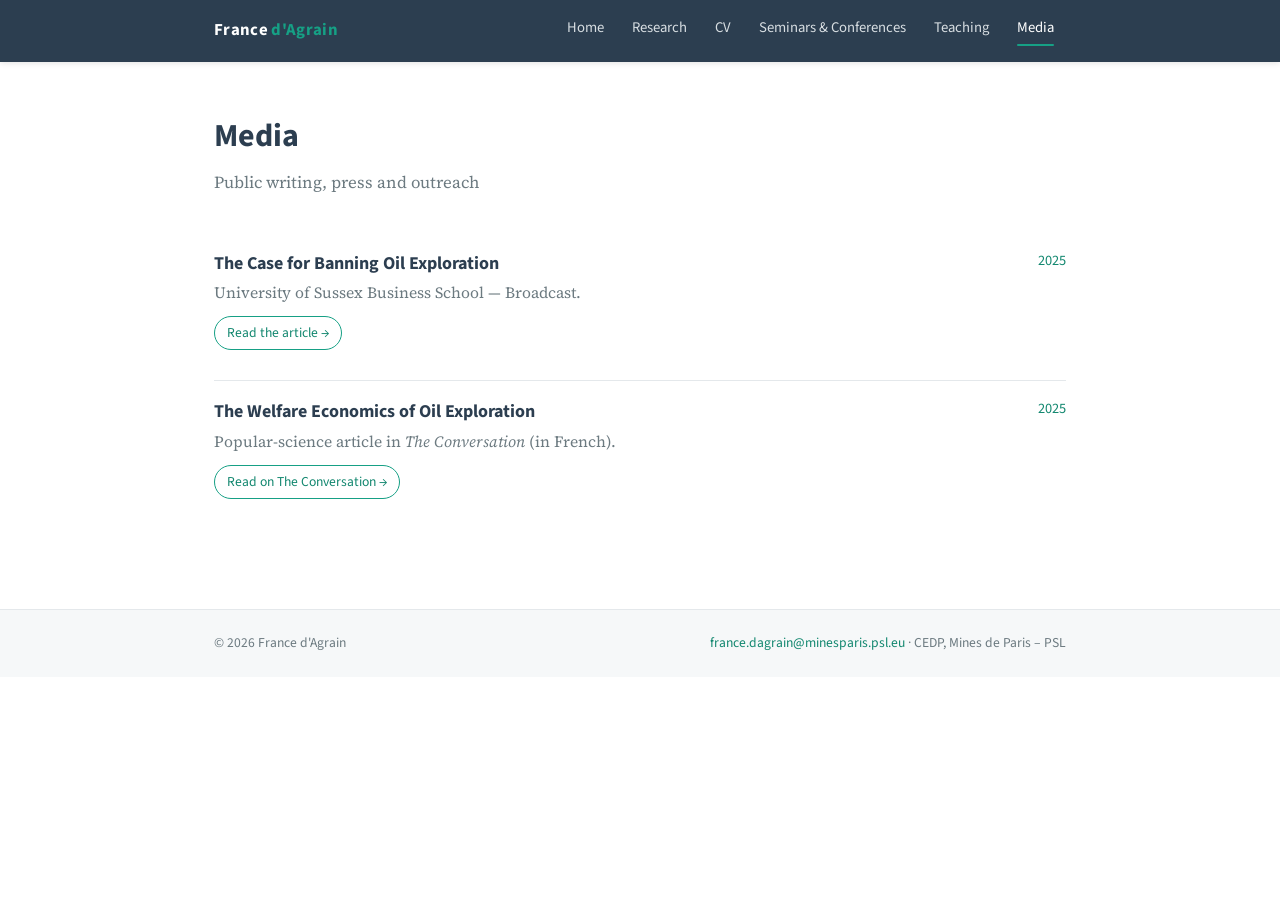
<file: media.html>
<!DOCTYPE html>
<html lang="en">
<head>
  <meta charset="UTF-8" />
  <meta name="viewport" content="width=device-width, initial-scale=1.0" />
  <title>Media — France d'Agrain</title>
  <meta name="description" content="Media coverage and public writing by France d'Agrain." />
  <link rel="preconnect" href="https://fonts.googleapis.com" />
  <link rel="preconnect" href="https://fonts.gstatic.com" crossorigin />
  <link href="https://fonts.googleapis.com/css2?family=Source+Sans+3:wght@400;600;700&family=Source+Serif+4:opsz,wght@8..60,400;8..60,600&display=swap" rel="stylesheet" />
  <link rel="stylesheet" href="assets/style.css" />
</head>
<body>
  <header class="site-header">
    <nav class="nav">
      <a class="nav__brand" href="index.html">France <span>d'Agrain</span></a>
      <div class="nav__links">
        <a href="index.html">Home</a>
        <a href="research.html">Research</a>
        <a href="cv.html">CV</a>
        <a href="seminars.html">Seminars &amp; Conferences</a>
        <a href="teaching.html">Teaching</a>
        <a href="media.html" class="active">Media</a>
      </div>
    </nav>
  </header>

  <main>
    <h1 class="page-title">Media</h1>
    <p class="page-subtitle">Public writing, press and outreach</p>

    <div class="entry">
      <div class="entry__head">
        <p class="entry__title">The Case for Banning Oil Exploration</p>
        <span class="entry__date">2025</span>
      </div>
      <p class="entry__place">University of Sussex Business School — Broadcast.</p>
      <div class="paper__links" style="margin-top:10px;">
        <a href="https://www.sussex.ac.uk/broadcast/read/70892" target="_blank" rel="noopener">Read the article &rarr;</a>
      </div>
    </div>

    <div class="entry">
      <div class="entry__head">
        <p class="entry__title">The Welfare Economics of Oil Exploration</p>
        <span class="entry__date">2025</span>
      </div>
      <p class="entry__place">Popular-science article in <em>The Conversation</em> (in French).</p>
      <div class="paper__links" style="margin-top:10px;">
        <a href="https://theconversation.com/pourquoi-lexpansion-petroliere-au-venezuela-et-ailleurs-est-un-non-sens-climatique-et-economique-274581" target="_blank" rel="noopener">Read on The Conversation &rarr;</a>
      </div>
    </div>

  </main>

  <footer class="site-footer">
    <div class="wrap">
      <span>© 2026 France d'Agrain</span>
      <span><a href="mailto:france.dagrain@minesparis.psl.eu">france.dagrain@minesparis.psl.eu</a> · CEDP, Mines de Paris – PSL</span>
    </div>
  </footer>
</body>
</html>
</file>
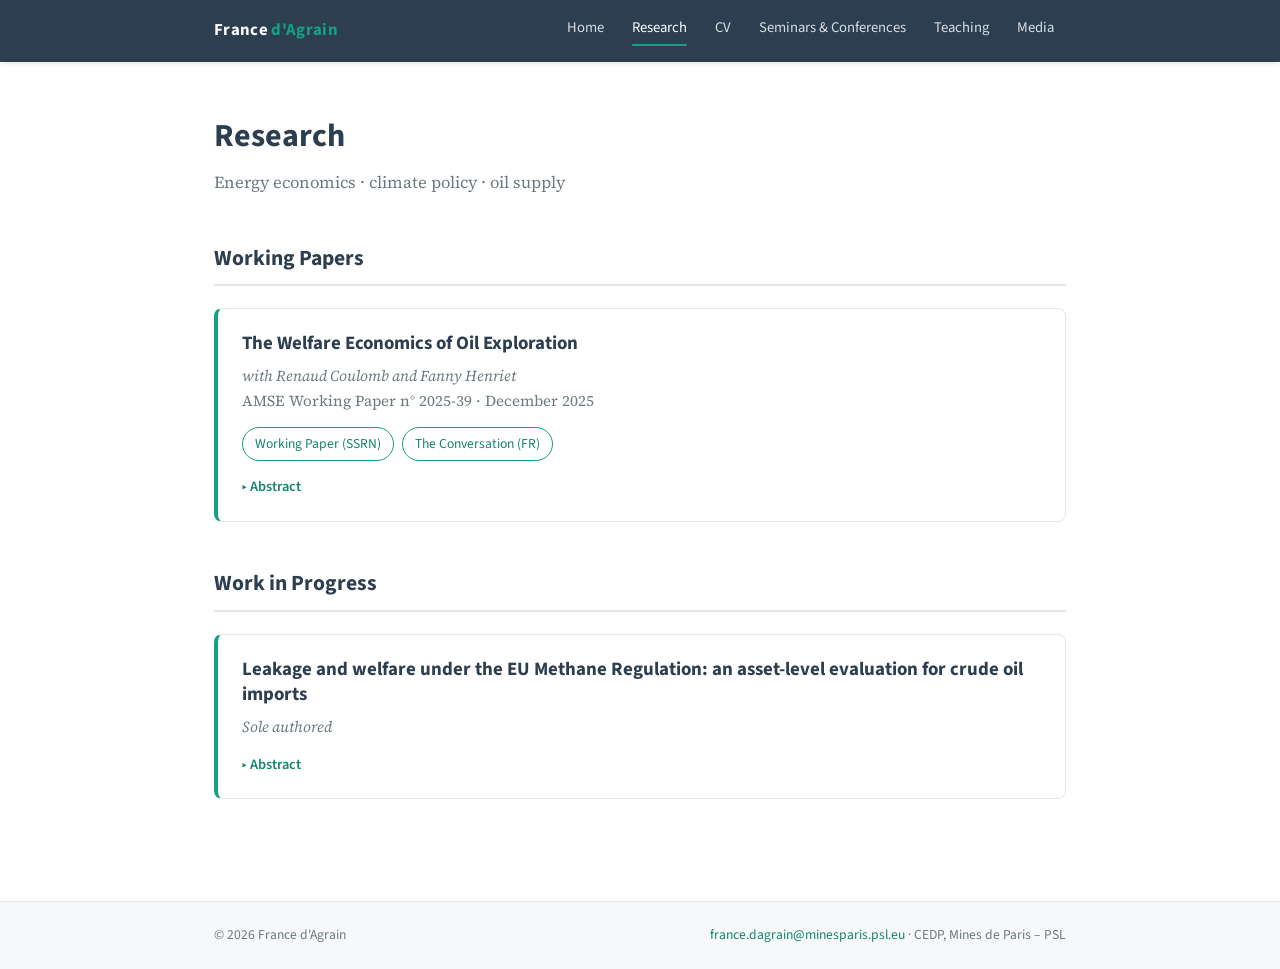
<file: research.html>
<!DOCTYPE html>
<html lang="en">
<head>
  <meta charset="UTF-8" />
  <meta name="viewport" content="width=device-width, initial-scale=1.0" />
  <title>Research — France d'Agrain</title>
  <meta name="description" content="Working papers and work in progress by France d'Agrain on oil supply, exploration and climate policy." />
  <link rel="preconnect" href="https://fonts.googleapis.com" />
  <link rel="preconnect" href="https://fonts.gstatic.com" crossorigin />
  <link href="https://fonts.googleapis.com/css2?family=Source+Sans+3:wght@400;600;700&family=Source+Serif+4:opsz,wght@8..60,400;8..60,600&display=swap" rel="stylesheet" />
  <link rel="stylesheet" href="assets/style.css" />
</head>
<body>
  <header class="site-header">
    <nav class="nav">
      <a class="nav__brand" href="index.html">France <span>d'Agrain</span></a>
      <div class="nav__links">
        <a href="index.html">Home</a>
        <a href="research.html" class="active">Research</a>
        <a href="cv.html">CV</a>
        <a href="seminars.html">Seminars &amp; Conferences</a>
        <a href="teaching.html">Teaching</a>
        <a href="media.html">Media</a>
      </div>
    </nav>
  </header>

  <main>
    <h1 class="page-title">Research</h1>
    <p class="page-subtitle">Energy economics · climate policy · oil supply</p>

    <h2>Working Papers</h2>

    <article class="paper">
      <p class="paper__title">The Welfare Economics of Oil Exploration</p>
      <p class="paper__meta">
        <span class="authors">with Renaud Coulomb and Fanny Henriet</span><br />
        AMSE Working Paper n° 2025-39 · December 2025
      </p>
      <div class="paper__links">
        <a href="https://papers.ssrn.com/sol3/papers.cfm?abstract_id=5942094" target="_blank" rel="noopener">Working Paper (SSRN)</a>
        <a href="https://theconversation.com/pourquoi-lexpansion-petroliere-au-venezuela-et-ailleurs-est-un-non-sens-climatique-et-economique-274581" target="_blank" rel="noopener">The Conversation (FR)</a>
      </div>
      <details>
        <summary class="abstract-toggle">Abstract</summary>
        <p class="abstract">
          <span class="label">Abstract.</span>
          Despite growing calls to phase it out, oil exploration persists, often justified
          by the natural decline of existing fields and potential efficiency gains from
          discoveries. This paper quantifies the global welfare and environmental impacts
          of restricting oil exploration. We develop a global dynamic model calibrated to a
          granular dataset of 14,637 proven oil fields, accounting for heterogeneity in
          private extraction costs, capacity constraints, life-cycle carbon intensities of
          oil barrels, along with exploration dynamics and basin-specific estimates of
          yet-to-find resources. We find that exploration restrictions are an effective
          second-best climate policy. In the absence of a global carbon tax, a universal ban
          increases global welfare by $12.5 trillion due to lower social costs of oil
          production and use, assuming a social cost of carbon of $200 per tonne of CO₂
          equivalent. A partial ban by OECD and BRICS countries alone captures 66&nbsp;percent
          of these gains. Under optimal carbon pricing, however, a global ban yields a modest
          $0.3&nbsp;trillion welfare loss, as it precludes access to lower social cost deposits
          and prevents the easing of short-run capacity constraints.
        </p>
      </details>
    </article>

    <h2>Work in Progress</h2>

    <article class="paper">
      <p class="paper__title">
        Leakage and welfare under the EU Methane Regulation: an asset-level evaluation
        for crude oil imports
      </p>
      <p class="paper__meta">
        <span class="authors">Sole authored</span>
      </p>
      <details>
        <summary class="abstract-toggle">Abstract</summary>
        <p class="abstract">
          <span class="label">Abstract.</span>
          Unilateral environmental policy on a tradable commodity raises the classic concern
          that emissions are displaced rather than eliminated. From 2030, EU Regulation
          2024/1787 will exclude crude oil imports above a maximum methane-intensity
          threshold, a binary, partial-coverage standard imposed on a globally fungible
          commodity. Using an asset-level model of global oil trade calibrated to over 14,000
          deposits, with endogenous abatement and route-specific transport, I find that the
          standard cleans the EU import basket but has little effect on the atmosphere,
          because the methane it could remove leaks back almost entirely, at a rate near 0.98.
          A Shapley decomposition splits this leakage into two channels of similar size: crude
          rerouted to unregulated buyers, and high-methane crude refined abroad and returned
          to the EU as product. The abatement the policy could induce is cheap and
          welfare-improving on its own, but the reshuffling it sets off turns the net effect
          negative. The import standard is equivalent to a methane price of barely a dollar a
          tonne. At that same level of abatement, an explicit content price raises EU welfare
          where the standard lowers it. The near-complete leakage is robust to oil-market
          power: it persists when the market equilibrium is re-solved with a strategic cartel
          of Gulf OPEC producers facing a competitive fringe.
        </p>
      </details>
    </article>

  </main>

  <footer class="site-footer">
    <div class="wrap">
      <span>© 2026 France d'Agrain</span>
      <span><a href="mailto:france.dagrain@minesparis.psl.eu">france.dagrain@minesparis.psl.eu</a> · CEDP, Mines de Paris – PSL</span>
    </div>
  </footer>
</body>
</html>
</file>
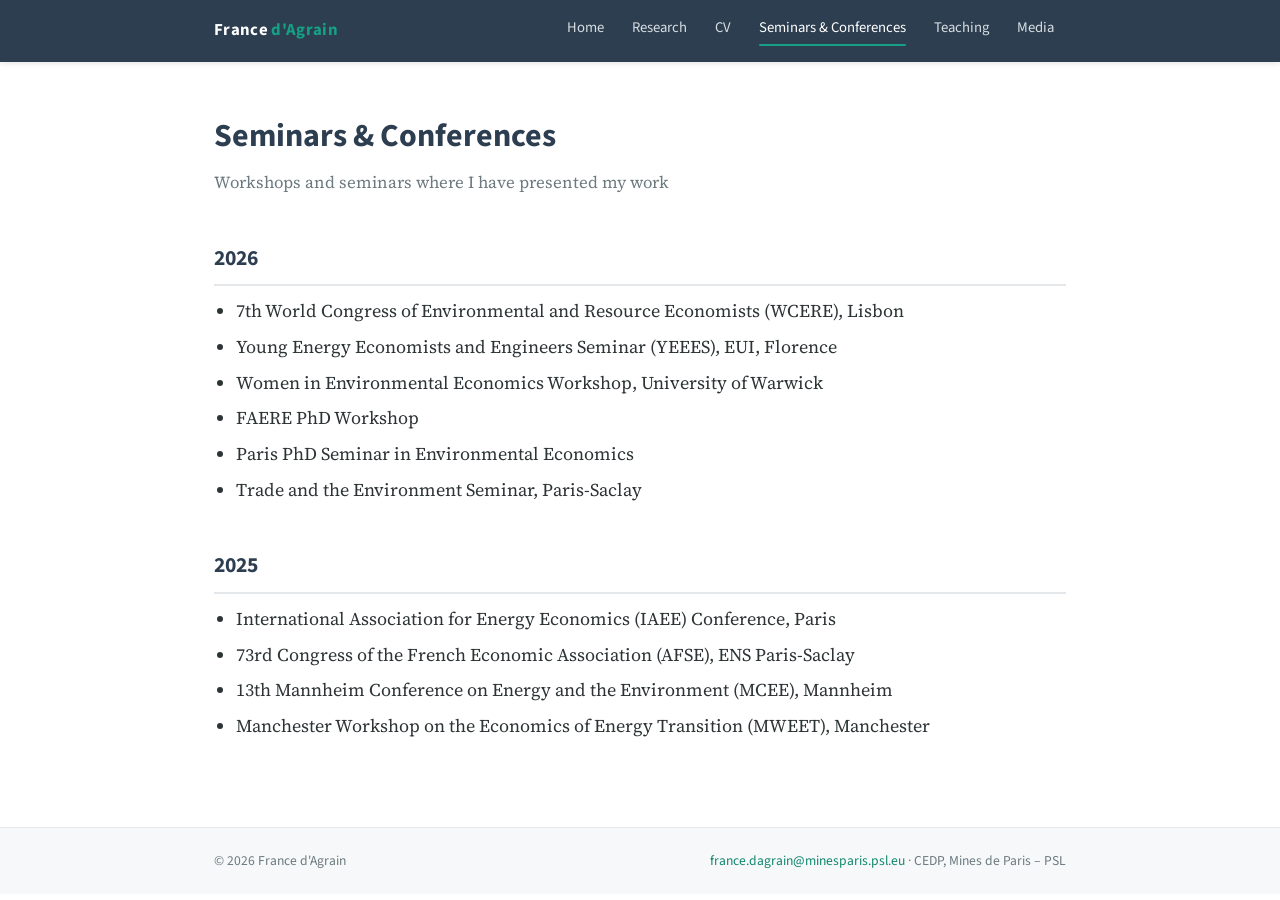
<file: seminars.html>
<!DOCTYPE html>
<html lang="en">
<head>
  <meta charset="UTF-8" />
  <meta name="viewport" content="width=device-width, initial-scale=1.0" />
  <title>Seminars &amp; Conferences — France d'Agrain</title>
  <meta name="description" content="Seminars and conferences — France d'Agrain." />
  <link rel="preconnect" href="https://fonts.googleapis.com" />
  <link rel="preconnect" href="https://fonts.gstatic.com" crossorigin />
  <link href="https://fonts.googleapis.com/css2?family=Source+Sans+3:wght@400;600;700&family=Source+Serif+4:opsz,wght@8..60,400;8..60,600&display=swap" rel="stylesheet" />
  <link rel="stylesheet" href="assets/style.css" />
</head>
<body>
  <header class="site-header">
    <nav class="nav">
      <a class="nav__brand" href="index.html">France <span>d'Agrain</span></a>
      <div class="nav__links">
        <a href="index.html">Home</a>
        <a href="research.html">Research</a>
        <a href="cv.html">CV</a>
        <a href="seminars.html" class="active">Seminars &amp; Conferences</a>
        <a href="teaching.html">Teaching</a>
        <a href="media.html">Media</a>
      </div>
    </nav>
  </header>

  <main>
    <h1 class="page-title">Seminars &amp; Conferences</h1>
    <p class="page-subtitle">Workshops and seminars where I have presented my work</p>

    <h2>2026</h2>
    <ul class="talk-list">
      <li>7th World Congress of Environmental and Resource Economists (WCERE), Lisbon</li>
      <li>Young Energy Economists and Engineers Seminar (YEEES), EUI, Florence</li>
      <li>Women in Environmental Economics Workshop, University of Warwick</li>
      <li>FAERE PhD Workshop</li>
      <li>Paris PhD Seminar in Environmental Economics</li>
      <li>Trade and the Environment Seminar, Paris-Saclay</li>
    </ul>

    <h2>2025</h2>
    <ul class="talk-list">
      <li>International Association for Energy Economics (IAEE) Conference, Paris</li>
      <li>73rd Congress of the French Economic Association (AFSE), ENS Paris-Saclay</li>
      <li>13th Mannheim Conference on Energy and the Environment (MCEE), Mannheim</li>
      <li>Manchester Workshop on the Economics of Energy Transition (MWEET), Manchester</li>
    </ul>
  </main>

  <footer class="site-footer">
    <div class="wrap">
      <span>© 2026 France d'Agrain</span>
      <span><a href="mailto:france.dagrain@minesparis.psl.eu">france.dagrain@minesparis.psl.eu</a> · CEDP, Mines de Paris – PSL</span>
    </div>
  </footer>
</body>
</html>
</file>
<file: assets/style.css>
/* ==========================================================================
   France d'Agrain — academic website
   Shared stylesheet
   ========================================================================== */

:root {
  --navy: #2c3e50;
  --navy-dark: #22303d;
  --accent: #16a085;
  --accent-dark: #12876f;
  --text: #2d3436;
  --muted: #6c7a80;
  --line: #e4e8eb;
  --bg: #ffffff;
  --bg-soft: #f6f8f9;
  --maxw: 900px;
  --radius: 8px;
}

* { box-sizing: border-box; }

html { scroll-behavior: smooth; }

body {
  margin: 0;
  font-family: "Source Serif 4", Georgia, "Times New Roman", serif;
  color: var(--text);
  background: var(--bg);
  line-height: 1.65;
  font-size: 18px;
  -webkit-font-smoothing: antialiased;
}

/* ---------- Header / navigation ---------- */
.site-header {
  background: var(--navy);
  color: #fff;
  position: sticky;
  top: 0;
  z-index: 50;
  box-shadow: 0 1px 6px rgba(0,0,0,0.12);
}

.nav {
  max-width: var(--maxw);
  margin: 0 auto;
  padding: 0 24px;
  display: flex;
  align-items: center;
  justify-content: space-between;
  min-height: 62px;
  flex-wrap: wrap;
}

.nav__brand {
  font-family: "Source Sans 3", "Segoe UI", Helvetica, Arial, sans-serif;
  font-weight: 700;
  letter-spacing: 0.02em;
  font-size: 1.05rem;
  color: #fff;
  text-decoration: none;
}
.nav__brand span { color: var(--accent); }

.nav__links {
  display: flex;
  gap: 4px;
  flex-wrap: wrap;
  font-family: "Source Sans 3", "Segoe UI", Helvetica, Arial, sans-serif;
  font-size: 0.92rem;
}

.nav__links a {
  color: #d8dee2;
  text-decoration: none;
  padding: 8px 12px;
  border-radius: 6px;
  transition: background 0.15s, color 0.15s;
  white-space: nowrap;
}
.nav__links a:hover { background: rgba(255,255,255,0.10); color: #fff; }
.nav__links a.active { color: #fff; }
.nav__links a.active::after {
  content: "";
  display: block;
  height: 2px;
  background: var(--accent);
  margin-top: 3px;
  border-radius: 2px;
}

/* ---------- Layout ---------- */
main {
  max-width: var(--maxw);
  margin: 0 auto;
  padding: 48px 24px 80px;
}

.page-title {
  font-family: "Source Sans 3", "Segoe UI", Helvetica, Arial, sans-serif;
  font-size: 2rem;
  font-weight: 700;
  color: var(--navy);
  margin: 0 0 6px;
}
.page-subtitle {
  color: var(--muted);
  margin: 0 0 36px;
  font-size: 1.05rem;
}

h2 {
  font-family: "Source Sans 3", "Segoe UI", Helvetica, Arial, sans-serif;
  font-size: 1.35rem;
  color: var(--navy);
  margin: 44px 0 4px;
  padding-bottom: 8px;
  border-bottom: 2px solid var(--line);
}
h3 {
  font-family: "Source Sans 3", "Segoe UI", Helvetica, Arial, sans-serif;
  font-size: 1.1rem;
  color: var(--navy);
  margin: 24px 0 6px;
}

a { color: var(--accent-dark); }
a:hover { color: var(--accent); }

/* ---------- Home / hero ---------- */
.hero {
  display: flex;
  gap: 40px;
  align-items: flex-start;
  flex-wrap: wrap;
}
.hero__photo {
  flex: 0 0 220px;
  max-width: 220px;
}
.hero__photo img {
  width: 100%;
  border-radius: var(--radius);
  display: block;
  box-shadow: 0 6px 20px rgba(0,0,0,0.12);
}
.hero__body { flex: 1 1 380px; }
.hero__name {
  font-family: "Source Sans 3", "Segoe UI", Helvetica, Arial, sans-serif;
  font-size: 2.4rem;
  font-weight: 700;
  color: var(--navy);
  margin: 0 0 4px;
  line-height: 1.15;
}
.hero__role {
  color: var(--accent-dark);
  font-size: 1.15rem;
  font-weight: 600;
  font-family: "Source Sans 3", "Segoe UI", Helvetica, Arial, sans-serif;
  margin: 0 0 18px;
}
.hero__body p { margin: 0 0 16px; }

/* ---------- Contact chips ---------- */
.contact {
  list-style: none;
  padding: 0;
  margin: 22px 0 0;
  display: flex;
  flex-wrap: wrap;
  gap: 10px;
  font-family: "Source Sans 3", "Segoe UI", Helvetica, Arial, sans-serif;
  font-size: 0.9rem;
}
.contact a, .contact span {
  display: inline-block;
  background: var(--bg-soft);
  border: 1px solid var(--line);
  padding: 7px 14px;
  border-radius: 20px;
  color: var(--navy);
  text-decoration: none;
}
.contact a:hover { border-color: var(--accent); color: var(--accent-dark); }

/* ---------- Publication / paper cards ---------- */
.paper {
  border: 1px solid var(--line);
  border-left: 4px solid var(--accent);
  border-radius: var(--radius);
  padding: 22px 24px;
  margin: 22px 0;
  background: var(--bg);
}
.paper__title {
  font-family: "Source Sans 3", "Segoe UI", Helvetica, Arial, sans-serif;
  font-size: 1.18rem;
  font-weight: 700;
  color: var(--navy);
  margin: 0 0 6px;
  line-height: 1.35;
}
.paper__meta {
  color: var(--muted);
  font-size: 0.95rem;
  margin: 0 0 14px;
}
.paper__meta .authors { font-style: italic; }
.paper__links {
  margin: 0 0 14px;
  display: flex;
  flex-wrap: wrap;
  gap: 8px;
  font-family: "Source Sans 3", "Segoe UI", Helvetica, Arial, sans-serif;
  font-size: 0.85rem;
}
.paper__links a {
  display: inline-block;
  padding: 5px 12px;
  border: 1px solid var(--accent);
  border-radius: 20px;
  color: var(--accent-dark);
  text-decoration: none;
  transition: background 0.15s, color 0.15s;
}
.paper__links a:hover { background: var(--accent); color: #fff; }

.abstract-toggle {
  cursor: pointer;
  font-family: "Source Sans 3", "Segoe UI", Helvetica, Arial, sans-serif;
  font-size: 0.9rem;
  font-weight: 600;
  color: var(--accent-dark);
  list-style: none;
  user-select: none;
}
.abstract-toggle::-webkit-details-marker { display: none; }
.abstract-toggle::before { content: "▸ "; }
details[open] .abstract-toggle::before { content: "▾ "; }
.paper details .abstract {
  margin-top: 10px;
  font-size: 0.98rem;
  color: var(--text);
  text-align: justify;
}
.abstract .label {
  font-weight: 700;
  color: var(--navy);
  font-family: "Source Sans 3", "Segoe UI", Helvetica, Arial, sans-serif;
}

/* ---------- Generic content lists ---------- */
.entry {
  padding: 16px 0;
  border-bottom: 1px solid var(--line);
}
.entry:last-child { border-bottom: none; }
.entry__head {
  display: flex;
  justify-content: space-between;
  gap: 16px;
  flex-wrap: wrap;
}
.entry__title {
  font-family: "Source Sans 3", "Segoe UI", Helvetica, Arial, sans-serif;
  font-weight: 700;
  color: var(--navy);
  margin: 0;
}
.entry__date {
  color: var(--accent-dark);
  font-family: "Source Sans 3", "Segoe UI", Helvetica, Arial, sans-serif;
  font-size: 0.9rem;
  white-space: nowrap;
}
.entry__place { color: var(--muted); margin: 2px 0 0; font-size: 0.98rem; }
.entry__talk { margin: 4px 0 0; font-size: 0.98rem; color: var(--text); }

/* ---------- Simple year lists (seminars) ---------- */
.talk-list {
  margin: 10px 0 0;
  padding-left: 22px;
}
.talk-list li { margin: 6px 0; }
.entry ul { margin: 8px 0 0; padding-left: 20px; }
.entry ul li { margin: 2px 0; }

.note {
  background: var(--bg-soft);
  border: 1px dashed var(--line);
  border-radius: var(--radius);
  padding: 14px 18px;
  color: var(--muted);
  font-size: 0.92rem;
  font-family: "Source Sans 3", "Segoe UI", Helvetica, Arial, sans-serif;
}

.btn {
  display: inline-block;
  background: var(--accent);
  color: #fff;
  text-decoration: none;
  font-family: "Source Sans 3", "Segoe UI", Helvetica, Arial, sans-serif;
  font-weight: 600;
  padding: 11px 22px;
  border-radius: 24px;
  transition: background 0.15s;
}
.btn:hover { background: var(--accent-dark); color: #fff; }

/* ---------- Embedded CV PDF ---------- */
.cv-embed {
  width: 100%;
  height: 85vh;
  min-height: 600px;
  margin-top: 24px;
  border: 1px solid var(--line);
  border-radius: var(--radius);
}

/* ---------- Footer ---------- */
.site-footer {
  border-top: 1px solid var(--line);
  background: var(--bg-soft);
  color: var(--muted);
  font-family: "Source Sans 3", "Segoe UI", Helvetica, Arial, sans-serif;
  font-size: 0.85rem;
}
.site-footer .wrap {
  max-width: var(--maxw);
  margin: 0 auto;
  padding: 22px 24px;
  display: flex;
  justify-content: space-between;
  flex-wrap: wrap;
  gap: 8px;
}
.site-footer a { color: var(--accent-dark); text-decoration: none; }

/* ---------- Responsive ---------- */
@media (max-width: 640px) {
  body { font-size: 16px; }
  .nav { justify-content: center; }
  .nav__brand { width: 100%; text-align: center; margin-bottom: 4px; }
  .nav__links { justify-content: center; }
  .hero { justify-content: center; text-align: center; }
  .hero__photo { flex-basis: 180px; }
  .contact { justify-content: center; }
  .entry__head { flex-direction: column; }
}
</file>
